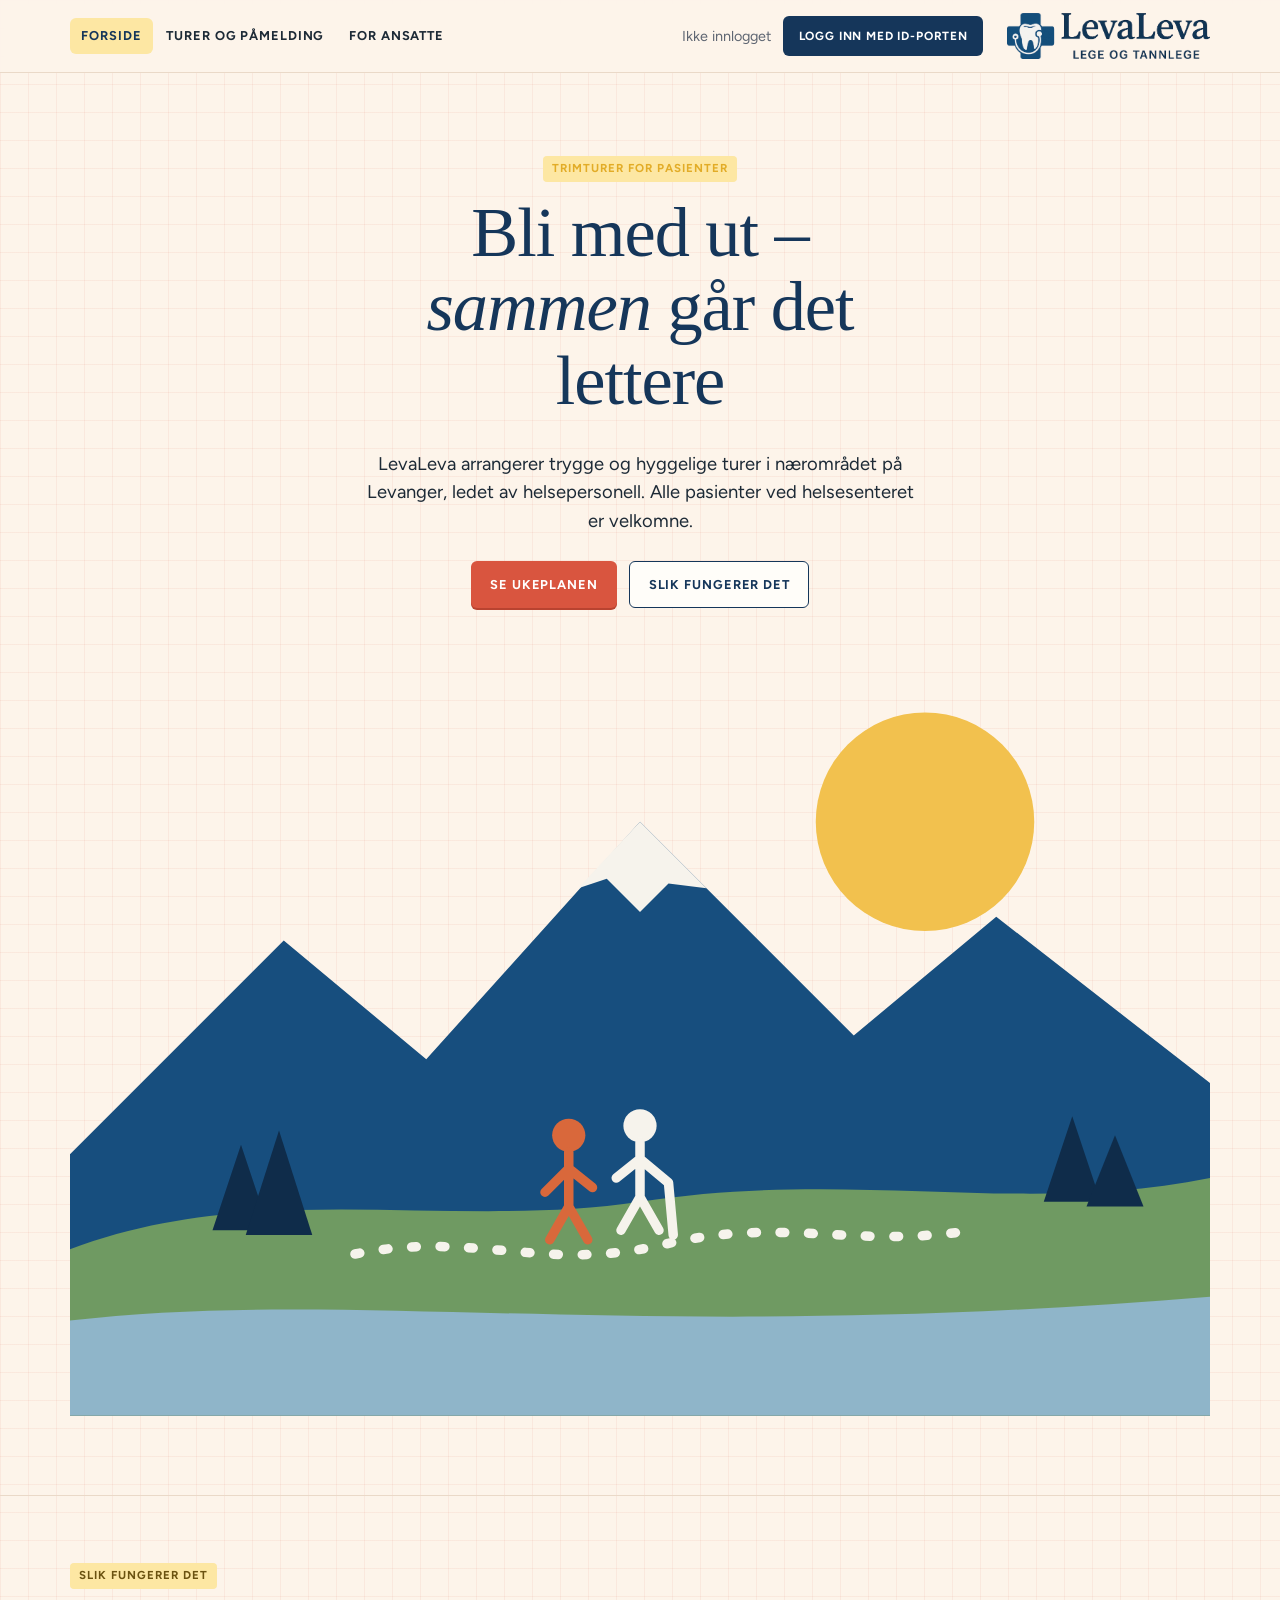
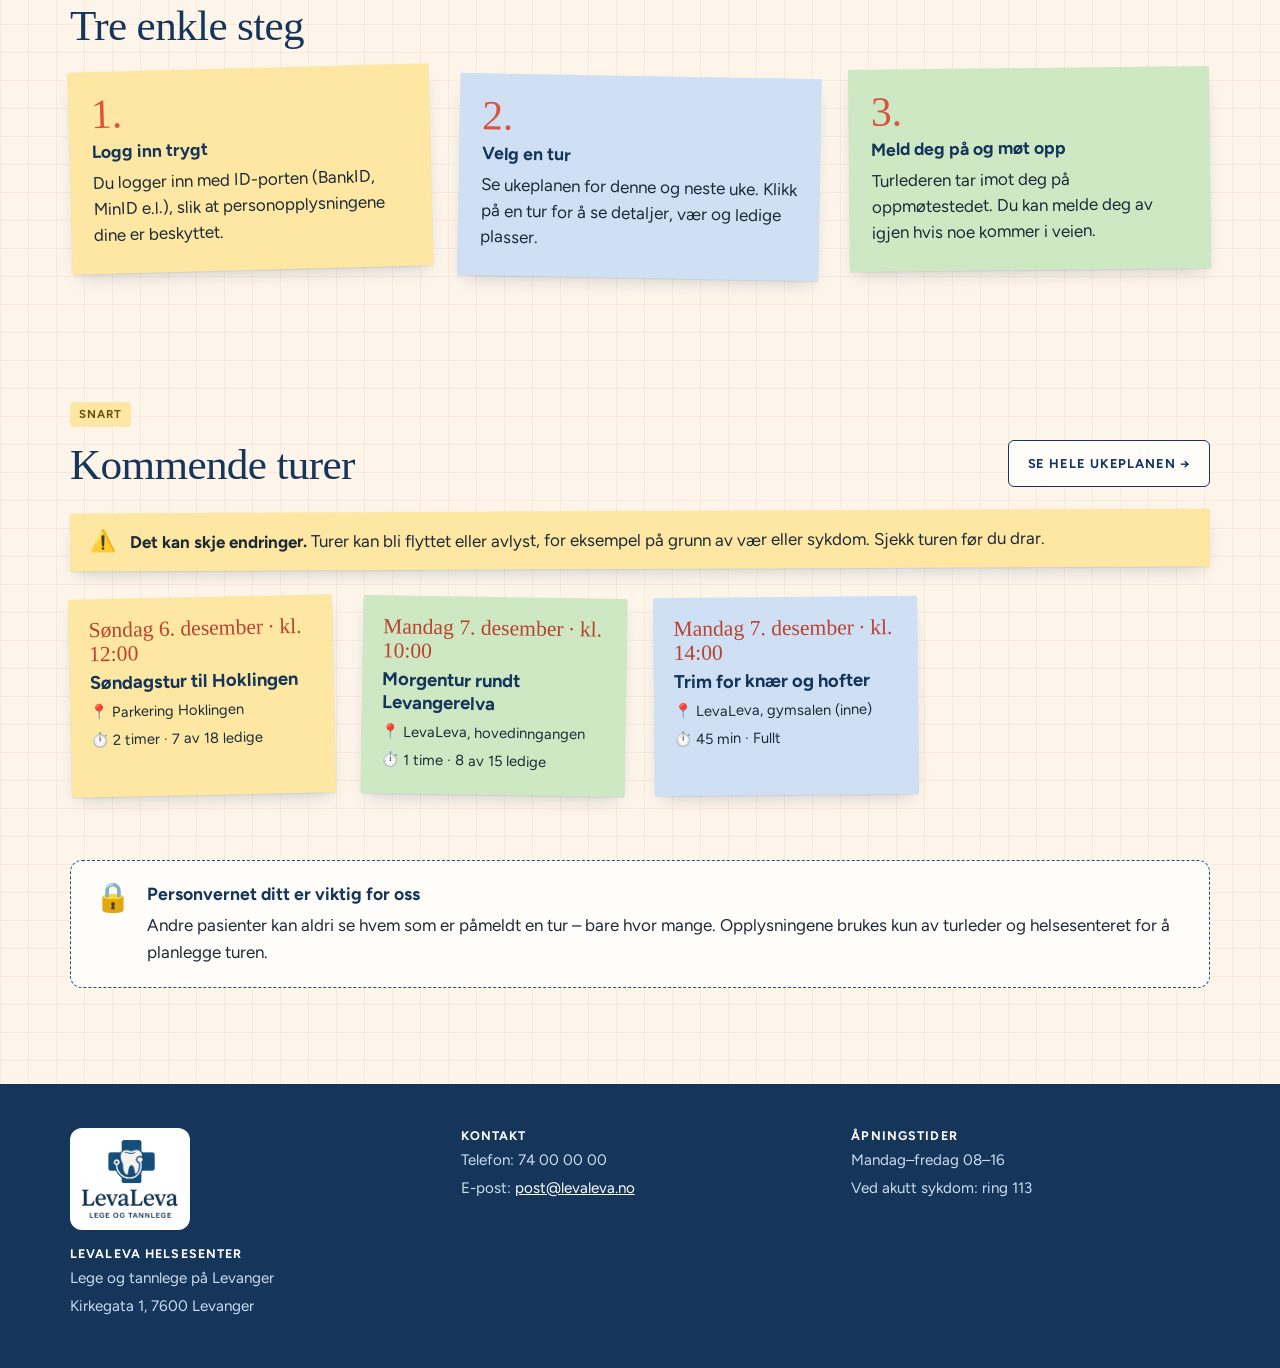
<file: index.html>
<!DOCTYPE html>
<html lang="nb">
<head>
  <meta charset="UTF-8">
  <meta name="viewport" content="width=device-width, initial-scale=1.0">
  <title>Trimturer – LevaLeva helsesenter Levanger</title>
  <meta name="description" content="Bli med på trimturer med LevaLeva helsesenter på Levanger. Se ukeplanen og meld deg på.">
  <link rel="preconnect" href="https://fonts.googleapis.com">
  <link rel="preconnect" href="https://fonts.gstatic.com" crossorigin>
  <link href="https://fonts.googleapis.com/css2?family=Figtree:wght@400;500;600;700;800&family=Fraunces:ital,opsz,wght@0,9..144,600;0,9..144,700;1,9..144,600&display=swap" rel="stylesheet">
  <link rel="icon" type="image/png" href="img/favicon.png">
  <link rel="stylesheet" href="css/style.css">
</head>
<body>
  <a class="hopp-til-innhold" href="#hovedinnhold">Hopp til innhold</a>

  <header class="topp">
    <div class="innhold">
      <nav class="hovedmeny" aria-label="Hovedmeny">
        <a href="index.html" aria-current="page">Forside</a>
        <a href="pamelding.html">Turer og påmelding</a>
        <a href="ny-tur.html">For ansatte</a>
      </nav>
      <div class="innlogging">
        <span class="status">Ikke innlogget</span>
        <a href="#idporten" class="knapp knapp-idporten" data-idporten>Logg inn med ID-porten</a>
      </div>
      <a href="index.html" class="logo"><img src="img/logo-liggende.png" alt="LevaLeva lege og tannlege – til forsiden" width="212" height="48"></a>
    </div>
  </header>

  <main id="hovedinnhold">
    <section class="hero">
      <div class="innhold">
        <div>
          <p class="overtittel" style="color: var(--gul)">Trimturer for pasienter</p>
          <h1>Bli med ut – <em>sammen</em> går det lettere</h1>
          <p class="ingress">LevaLeva arrangerer trygge og hyggelige turer i nærområdet på Levanger, ledet av helsepersonell. Alle pasienter ved helsesenteret er velkomne.</p>
          <div class="knapperad">
            <a href="pamelding.html" class="knapp knapp-primar">Se ukeplanen</a>
            <a href="#slik" class="knapp knapp-sekundar">Slik fungerer det</a>
          </div>
        </div>
        <div class="hero-illustrasjon" aria-hidden="true">
          <svg viewBox="0 0 480 340" xmlns="http://www.w3.org/2000/svg">
            <circle cx="360" cy="90" r="46" fill="#f2c14e"/>
            <path d="M0 230 L90 140 L150 190 L240 90 L330 180 L390 130 L480 200 L480 340 L0 340Z" fill="#174e7e"/>
            <path d="M240 90 L268 118 L252 116 L240 128 L226 114 L214 118Z" fill="#f6f3ec"/>
            <path d="M0 270 C80 240 160 262 240 250 C330 236 400 256 480 240 L480 340 L0 340Z" fill="#6f9a62"/>
            <path d="M0 300 C120 286 240 310 480 290 L480 340 L0 340Z" fill="#8fb5c9"/>
            <path d="M120 272 C170 262 200 280 250 268 C300 256 330 270 380 262" stroke="#f6f3ec" stroke-width="4" stroke-dasharray="2 10" stroke-linecap="round" fill="none"/>
            <g fill="#0f2c4a">
              <polygon points="60,262 72,226 84,262"/><polygon points="74,264 88,220 102,264"/>
              <polygon points="410,250 422,214 434,250"/><polygon points="428,252 440,222 452,252"/>
            </g>
            <g transform="translate(210 222)">
              <circle cx="0" cy="0" r="7" fill="#d9683b"/><path d="M0 7 L0 30 M0 14 L-10 24 M0 14 L10 22 M0 30 L-8 44 M0 30 L8 44" stroke="#d9683b" stroke-width="4" stroke-linecap="round"/>
            </g>
            <g transform="translate(240 218)">
              <circle cx="0" cy="0" r="7" fill="#f6f3ec"/><path d="M0 7 L0 30 M0 14 L-10 22 M0 14 L12 24 M0 30 L-8 44 M0 30 L8 44 M12 24 L14 46" stroke="#f6f3ec" stroke-width="4" stroke-linecap="round"/>
            </g>
          </svg>
        </div>
      </div>
    </section>

    <section class="seksjon seksjon-hvit" id="slik">
      <div class="innhold">
        <p class="overtittel">Slik fungerer det</p>
        <h2>Tre enkle steg</h2>
        <ol class="steg">
          <li>
            <h3>Logg inn trygt</h3>
            <p>Du logger inn med ID-porten (BankID, MinID e.l.), slik at personopplysningene dine er beskyttet.</p>
          </li>
          <li>
            <h3>Velg en tur</h3>
            <p>Se ukeplanen for denne og neste uke. Klikk på en tur for å se detaljer, vær og ledige plasser.</p>
          </li>
          <li>
            <h3>Meld deg på og møt opp</h3>
            <p>Turlederen tar imot deg på oppmøtestedet. Du kan melde deg av igjen hvis noe kommer i veien.</p>
          </li>
        </ol>
      </div>
    </section>

    <section class="seksjon">
      <div class="innhold">
        <div class="seksjon-hode">
          <div>
            <p class="overtittel">Snart</p>
            <h2>Kommende turer</h2>
          </div>
          <a href="pamelding.html" class="knapp knapp-sekundar">Se hele ukeplanen →</a>
        </div>
        <div class="varsel" role="note">
          <span class="ikon" aria-hidden="true">⚠️</span>
          <p><strong>Det kan skje endringer.</strong> Turer kan bli flyttet eller avlyst, for eksempel på grunn av vær eller sykdom. Sjekk turen før du drar.</p>
        </div>
        <div class="kortrad" id="kommende-turer">
          <!-- Fylles av js/kalender.js -->
        </div>
      </div>
    </section>

    <section class="seksjon" style="padding-top:0">
      <div class="innhold">
        <div class="infoboks">
          <span class="ikon" aria-hidden="true">🔒</span>
          <div>
            <h3>Personvernet ditt er viktig for oss</h3>
            <p>Andre pasienter kan aldri se hvem som er påmeldt en tur – bare hvor mange. Opplysningene brukes kun av turleder og helsesenteret for å planlegge turen.</p>
          </div>
        </div>
      </div>
    </section>
  </main>

  <footer class="bunn">
    <div class="innhold">
      <div>
        <img class="bunn-logo" src="img/logo.png" alt="LevaLeva lege og tannlege" width="120" height="102">
        <h3>LevaLeva helsesenter</h3>
        <p>Lege og tannlege på Levanger</p>
        <p>Kirkegata 1, 7600 Levanger</p>
      </div>
      <div>
        <h3>Kontakt</h3>
        <p>Telefon: 74 00 00 00</p>
        <p>E-post: <a href="mailto:post@levaleva.no">post@levaleva.no</a></p>
      </div>
      <div>
        <h3>Åpningstider</h3>
        <p>Mandag–fredag 08–16</p>
        <p>Ved akutt sykdom: ring 113</p>
      </div>
    </div>
  </footer>

  <script src="js/felles.js"></script>
  <script src="js/data.js"></script>
  <script src="js/kalender.js"></script>
</body>
</html>
</file>
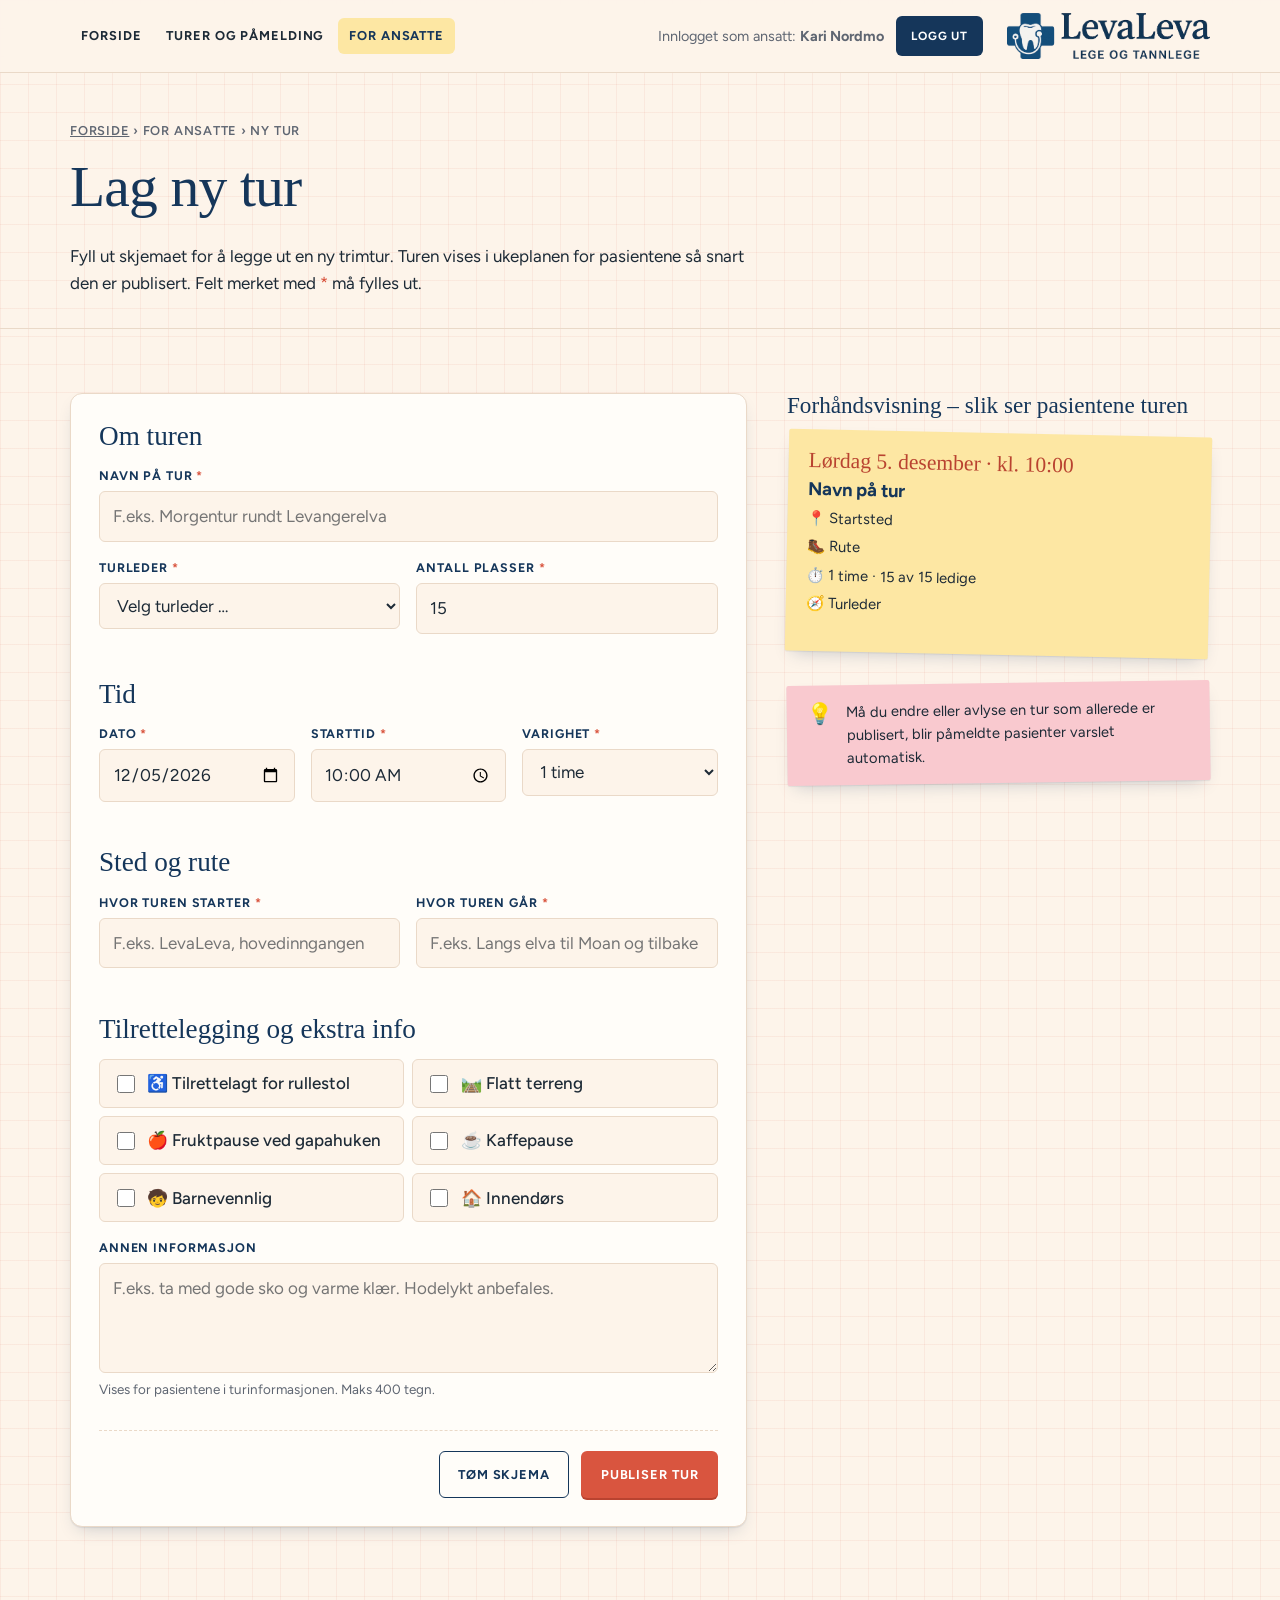
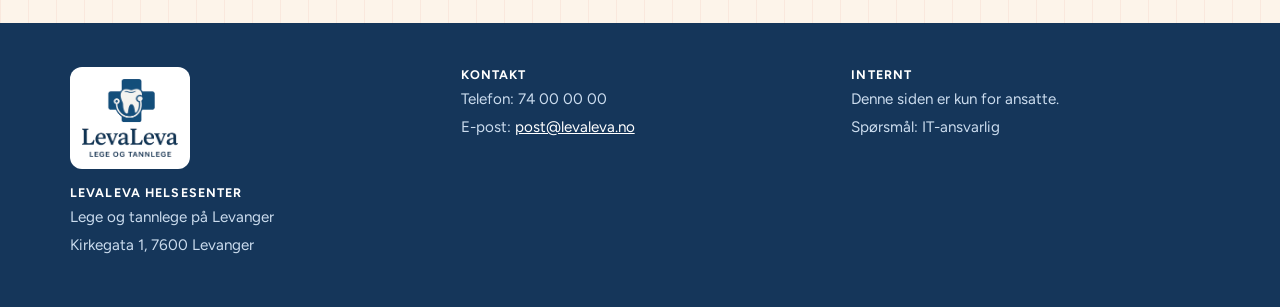
<file: ny-tur.html>
<!DOCTYPE html>
<html lang="nb">
<head>
  <meta charset="UTF-8">
  <meta name="viewport" content="width=device-width, initial-scale=1.0">
  <title>Lag ny tur (ansatte) – LevaLeva helsesenter</title>
  <link rel="preconnect" href="https://fonts.googleapis.com">
  <link rel="preconnect" href="https://fonts.gstatic.com" crossorigin>
  <link href="https://fonts.googleapis.com/css2?family=Figtree:wght@400;500;600;700;800&family=Fraunces:ital,opsz,wght@0,9..144,600;0,9..144,700;1,9..144,600&display=swap" rel="stylesheet">
  <link rel="icon" type="image/png" href="img/favicon.png">
  <link rel="stylesheet" href="css/style.css">
</head>
<body>
  <a class="hopp-til-innhold" href="#hovedinnhold">Hopp til innhold</a>

  <header class="topp">
    <div class="innhold">
      <nav class="hovedmeny" aria-label="Hovedmeny">
        <a href="index.html">Forside</a>
        <a href="pamelding.html">Turer og påmelding</a>
        <a href="ny-tur.html" aria-current="page">For ansatte</a>
      </nav>
      <div class="innlogging">
        <!-- Placeholder: navnet hentes fra innlogget ansatt -->
        <span class="status">Innlogget som ansatt: <strong>Kari Nordmo</strong></span>
        <a href="#logg-ut" class="knapp knapp-idporten" data-idporten>Logg ut</a>
      </div>
      <a href="index.html" class="logo"><img src="img/logo-liggende.png" alt="LevaLeva lege og tannlege – til forsiden" width="212" height="48"></a>
    </div>
  </header>

  <main id="hovedinnhold">
    <div class="sidetopp">
      <div class="innhold">
        <nav class="brodsmuler" aria-label="Brødsmuler"><a href="index.html">Forside</a> › For ansatte › Ny tur</nav>
        <h1>Lag ny tur</h1>
        <p>Fyll ut skjemaet for å legge ut en ny trimtur. Turen vises i ukeplanen for pasientene så snart den er publisert. Felt merket med <span class="obligatorisk">*</span> må fylles ut.</p>
      </div>
    </div>

    <section class="seksjon">
      <div class="innhold skjema-oppsett">

        <!-- TODO back-end: action og method er klare – POST /api/turer -->
        <form class="skjema" id="ny-tur-skjema" action="/api/turer" method="post" novalidate>
          <fieldset>
            <legend>Om turen</legend>
            <div class="felt" style="margin-bottom:1rem">
              <label for="navn">Navn på tur <span class="obligatorisk">*</span></label>
              <input id="navn" name="navn" type="text" required maxlength="60" placeholder="F.eks. Morgentur rundt Levangerelva">
            </div>
            <div class="felt-rad">
              <div class="felt">
                <label for="turleder">Turleder <span class="obligatorisk">*</span></label>
                <select id="turleder" name="turleder_id" required>
                  <option value="">Velg turleder …</option>
                  <!-- Placeholder: liste over ansatte hentes fra back-end -->
                  <option value="1">Kari Nordmo (fysioterapeut)</option>
                  <option value="2">Ola Skjelstad (lege)</option>
                  <option value="3">Ingrid Haugan (sykepleier)</option>
                  <option value="4">Mats Ekle (tannpleier)</option>
                  <option value="5">Siri Lyngstad (ergoterapeut)</option>
                </select>
              </div>
              <div class="felt">
                <label for="plasser">Antall plasser <span class="obligatorisk">*</span></label>
                <input id="plasser" name="plasser_totalt" type="number" min="1" max="50" value="15" required>
              </div>
            </div>
          </fieldset>

          <fieldset>
            <legend>Tid</legend>
            <div class="felt-rad">
              <div class="felt">
                <label for="dato">Dato <span class="obligatorisk">*</span></label>
                <input id="dato" name="dato" type="date" required>
              </div>
              <div class="felt">
                <label for="tid">Starttid <span class="obligatorisk">*</span></label>
                <input id="tid" name="starttid" type="time" required value="10:00" step="900">
              </div>
              <div class="felt">
                <label for="varighet">Varighet <span class="obligatorisk">*</span></label>
                <select id="varighet" name="varighet_min" required>
                  <option value="30">30 min</option>
                  <option value="45">45 min</option>
                  <option value="60" selected>1 time</option>
                  <option value="75">1 t 15 min</option>
                  <option value="90">1 t 30 min</option>
                  <option value="120">2 timer</option>
                  <option value="150">2 t 30 min</option>
                  <option value="180">3 timer</option>
                </select>
              </div>
            </div>
          </fieldset>

          <fieldset>
            <legend>Sted og rute</legend>
            <div class="felt-rad">
              <div class="felt">
                <label for="startsted">Hvor turen starter <span class="obligatorisk">*</span></label>
                <input id="startsted" name="startsted" type="text" required placeholder="F.eks. LevaLeva, hovedinngangen">
              </div>
              <div class="felt">
                <label for="rute">Hvor turen går <span class="obligatorisk">*</span></label>
                <input id="rute" name="rute" type="text" required placeholder="F.eks. Langs elva til Moan og tilbake">
              </div>
            </div>
          </fieldset>

          <fieldset>
            <legend>Tilrettelegging og ekstra info</legend>
            <div class="avkrysning" style="margin-bottom:1rem">
              <label><input type="checkbox" name="ekstra[]" value="Tilrettelagt for rullestol"> ♿ Tilrettelagt for rullestol</label>
              <label><input type="checkbox" name="ekstra[]" value="Flatt terreng"> 🛤️ Flatt terreng</label>
              <label><input type="checkbox" name="ekstra[]" value="Fruktpause ved gapahuken"> 🍎 Fruktpause ved gapahuken</label>
              <label><input type="checkbox" name="ekstra[]" value="Kaffepause"> ☕ Kaffepause</label>
              <label><input type="checkbox" name="ekstra[]" value="Barnevennlig"> 🧒 Barnevennlig</label>
              <label><input type="checkbox" name="ekstra[]" value="Innendørs"> 🏠 Innendørs</label>
            </div>
            <div class="felt">
              <label for="info">Annen informasjon</label>
              <textarea id="info" name="ekstra_tekst" maxlength="400" placeholder="F.eks. ta med gode sko og varme klær. Hodelykt anbefales."></textarea>
              <span class="hjelp">Vises for pasientene i turinformasjonen. Maks 400 tegn.</span>
            </div>
          </fieldset>

          <div class="skjema-knapper">
            <button type="reset" class="knapp knapp-sekundar">Tøm skjema</button>
            <button type="submit" class="knapp knapp-primar">Publiser tur</button>
          </div>
        </form>

        <aside class="forhandsvisning" aria-label="Forhåndsvisning">
          <p class="etikett">Forhåndsvisning – slik ser pasientene turen</p>
          <div class="turkort" id="forhandsvisning">
            <span class="dato" data-vis="dato">Velg dato og tid</span>
            <h3 data-vis="navn">Navn på tur</h3>
            <span class="meta" data-vis="sted">📍 Startsted</span>
            <span class="meta" data-vis="rute">🥾 Rute</span>
            <span class="meta" data-vis="info">⏱️ 1 time · 15 av 15 ledige</span>
            <span class="meta" data-vis="leder">🧭 Turleder</span>
            <ul class="ekstra" data-vis="ekstra"></ul>
          </div>
          <div class="varsel tips" role="note">
            <span class="ikon" aria-hidden="true">💡</span>
            <p>Må du endre eller avlyse en tur som allerede er publisert, blir påmeldte pasienter varslet automatisk.</p>
          </div>
        </aside>
      </div>
    </section>
  </main>

  <footer class="bunn">
    <div class="innhold">
      <div>
        <img class="bunn-logo" src="img/logo.png" alt="LevaLeva lege og tannlege" width="120" height="102">
        <h3>LevaLeva helsesenter</h3>
        <p>Lege og tannlege på Levanger</p>
        <p>Kirkegata 1, 7600 Levanger</p>
      </div>
      <div>
        <h3>Kontakt</h3>
        <p>Telefon: 74 00 00 00</p>
        <p>E-post: <a href="mailto:post@levaleva.no">post@levaleva.no</a></p>
      </div>
      <div>
        <h3>Internt</h3>
        <p>Denne siden er kun for ansatte.</p>
        <p>Spørsmål: IT-ansvarlig</p>
      </div>
    </div>
  </footer>

  <script src="js/felles.js"></script>
  <script src="js/ny-tur.js"></script>
</body>
</html>
</file>
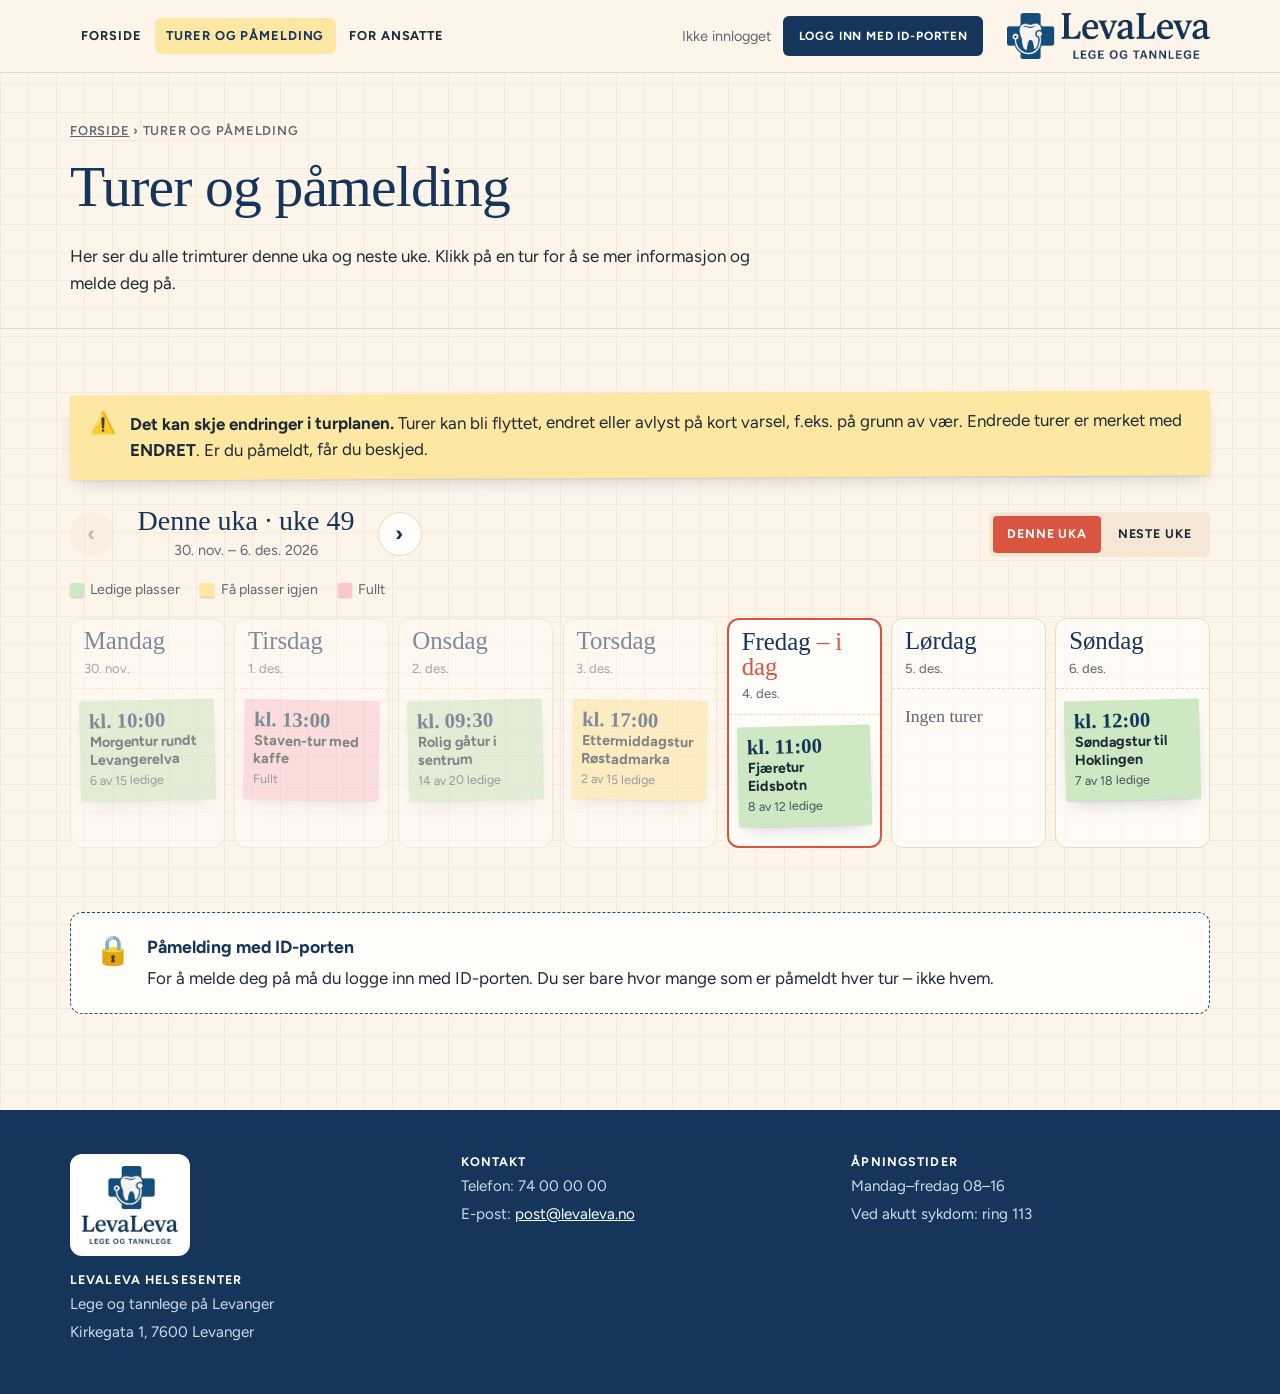
<file: pamelding.html>
<!DOCTYPE html>
<html lang="nb">
<head>
  <meta charset="UTF-8">
  <meta name="viewport" content="width=device-width, initial-scale=1.0">
  <title>Turer og påmelding – LevaLeva helsesenter</title>
  <link rel="preconnect" href="https://fonts.googleapis.com">
  <link rel="preconnect" href="https://fonts.gstatic.com" crossorigin>
  <link href="https://fonts.googleapis.com/css2?family=Figtree:wght@400;500;600;700;800&family=Fraunces:ital,opsz,wght@0,9..144,600;0,9..144,700;1,9..144,600&display=swap" rel="stylesheet">
  <link rel="icon" type="image/png" href="img/favicon.png">
  <link rel="stylesheet" href="css/style.css">
</head>
<body>
  <a class="hopp-til-innhold" href="#hovedinnhold">Hopp til innhold</a>

  <header class="topp">
    <div class="innhold">
      <nav class="hovedmeny" aria-label="Hovedmeny">
        <a href="index.html">Forside</a>
        <a href="pamelding.html" aria-current="page">Turer og påmelding</a>
        <a href="ny-tur.html">For ansatte</a>
      </nav>
      <div class="innlogging">
        <span class="status">Ikke innlogget</span>
        <a href="#idporten" class="knapp knapp-idporten" data-idporten>Logg inn med ID-porten</a>
      </div>
      <a href="index.html" class="logo"><img src="img/logo-liggende.png" alt="LevaLeva lege og tannlege – til forsiden" width="212" height="48"></a>
    </div>
  </header>

  <main id="hovedinnhold">
    <div class="sidetopp">
      <div class="innhold">
        <nav class="brodsmuler" aria-label="Brødsmuler"><a href="index.html">Forside</a> › Turer og påmelding</nav>
        <h1>Turer og påmelding</h1>
        <p>Her ser du alle trimturer denne uka og neste uke. Klikk på en tur for å se mer informasjon og melde deg på.</p>
      </div>
    </div>

    <section class="seksjon" id="kalender" aria-labelledby="kalender-tittel">
      <div class="innhold">
        <h2 id="kalender-tittel" class="skjult">Ukeplan</h2>

        <div class="varsel" role="note">
          <span class="ikon" aria-hidden="true">⚠️</span>
          <p><strong>Det kan skje endringer i turplanen.</strong> Turer kan bli flyttet, endret eller avlyst på kort varsel, f.eks. på grunn av vær. Endrede turer er merket med <strong>ENDRET</strong>. Er du påmeldt, får du beskjed.</p>
        </div>

        <div class="kalender-verktoy">
          <div class="ukevelger">
            <button class="knapp knapp-ikon" type="button" data-forrige aria-label="Forrige uke">‹</button>
            <div class="ukeinfo" aria-live="polite">
              <strong data-uke-tittel>Denne uka</strong>
              <span data-uke-periode></span>
            </div>
            <button class="knapp knapp-ikon" type="button" data-neste aria-label="Neste uke">›</button>
          </div>
          <div class="ukefaner" role="group" aria-label="Velg uke">
            <button type="button" data-fane="0" aria-pressed="true">Denne uka</button>
            <button type="button" data-fane="1" aria-pressed="false">Neste uke</button>
          </div>
        </div>

        <div class="forklaring" aria-label="Forklaring">
          <span><i class="prikk prikk-ledig"></i> Ledige plasser</span>
          <span><i class="prikk prikk-fa"></i> Få plasser igjen</span>
          <span><i class="prikk prikk-full"></i> Fullt</span>
        </div>

        <div class="uke">
          <!-- Fylles av js/kalender.js -->
        </div>
      </div>
    </section>

    <section class="seksjon" style="padding-top:0">
      <div class="innhold">
        <div class="infoboks">
          <span class="ikon" aria-hidden="true">🔒</span>
          <div>
            <h3>Påmelding med ID-porten</h3>
            <p>For å melde deg på må du logge inn med ID-porten. Du ser bare hvor mange som er påmeldt hver tur – ikke hvem.</p>
          </div>
        </div>
      </div>
    </section>
  </main>

  <footer class="bunn">
    <div class="innhold">
      <div>
        <img class="bunn-logo" src="img/logo.png" alt="LevaLeva lege og tannlege" width="120" height="102">
        <h3>LevaLeva helsesenter</h3>
        <p>Lege og tannlege på Levanger</p>
        <p>Kirkegata 1, 7600 Levanger</p>
      </div>
      <div>
        <h3>Kontakt</h3>
        <p>Telefon: 74 00 00 00</p>
        <p>E-post: <a href="mailto:post@levaleva.no">post@levaleva.no</a></p>
      </div>
      <div>
        <h3>Åpningstider</h3>
        <p>Mandag–fredag 08–16</p>
        <p>Ved akutt sykdom: ring 113</p>
      </div>
    </div>
  </footer>

  <script src="js/felles.js"></script>
  <script src="js/data.js"></script>
  <script src="js/kalender.js"></script>
</body>
</html>
</file>
<file: css/style.css>
/* =========================================================
   LevaLeva helsesenter – felles stilark for alle sider
   Stil: «oppslagstavle» – rutepapir, post-it-lapper,
   håndskrift og korall aksentfarge. Blått fra logoen.
   ========================================================= */

:root {
  /* Fra LevaLeva-logoen */
  --fjord: #15365a;      /* mørk marine (ordmerket) */
  --skog: #174e7e;       /* logo-blå (korset) */

  /* Papir og aksent */
  --papir: #fdf4ea;
  --papir-mork: #f6e6d6;
  --hvit: #fffdf9;
  --korall: #d9553f;
  --korall-mork: #b94330;
  --rute: rgba(217, 85, 63, .075);

  /* Post-it-farger */
  --lapp-gul: #fde7a3;
  --lapp-gronn: #cfe8c4;
  --lapp-rosa: #f9c9cf;
  --lapp-bla: #cfe0f5;
  --lapp-fersken: #fbd3b5;

  /* Status */
  --ledig: #4f9a55;
  --fa: #e2ac27;
  --full: #d9553f;

  --tekst: #1d2a36;
  --tekst-dempet: #5f6672;
  --kant: #ead9c8;

  --radius: 12px;
  --radius-liten: 6px;
  --skygge: 0 1px 1px rgba(21, 54, 90, .08), 0 8px 18px -8px rgba(21, 54, 90, .25);
  --font-tittel: "Instrument Serif", Georgia, serif;
  --font-tekst: "Figtree", "Segoe UI", Arial, sans-serif;
  --font-hand: "Caveat", "Segoe Print", cursive;
  --maks-bredde: 1180px;

  /* Gamle navn som fortsatt brukes i HTML/JS */
  --gul: var(--fa);
}

*, *::before, *::after { box-sizing: border-box; }
html { scroll-behavior: smooth; }

body {
  margin: 0;
  font-family: var(--font-tekst);
  font-size: 1.0625rem;
  line-height: 1.55;
  color: var(--tekst);
  background-color: var(--papir);
  background-image:
    linear-gradient(var(--rute) 1px, transparent 1px),
    linear-gradient(90deg, var(--rute) 1px, transparent 1px);
  background-size: 28px 28px;
}

h1, h2 { font-family: var(--font-tittel); font-weight: 400; color: var(--fjord); line-height: 1.05; letter-spacing: -.015em; margin: 0 0 .45em; }
h1 { font-size: clamp(2.5rem, 6vw, 4.4rem); }
h2 { font-size: clamp(1.9rem, 3.6vw, 2.7rem); }
h3 { font-family: var(--font-tekst); font-size: 1.1rem; font-weight: 700; color: var(--fjord); line-height: 1.25; margin: 0 0 .4em; }
p { margin: 0 0 1em; }
a { color: var(--skog); }
img { max-width: 100%; display: block; }

:focus-visible { outline: 3px solid var(--korall); outline-offset: 2px; border-radius: 4px; }

.innhold { max-width: var(--maks-bredde); margin: 0 auto; padding: 0 1.25rem; }
.skjult { position: absolute !important; width: 1px; height: 1px; overflow: hidden; clip: rect(0 0 0 0); white-space: nowrap; }
.handskrift { font-family: var(--font-hand); font-size: 1.35rem; line-height: 1.1; color: var(--fjord); }

.hopp-til-innhold {
  position: absolute; left: 1rem; top: -100px; background: var(--fjord); color: #fff;
  padding: .6rem 1rem; border-radius: var(--radius-liten); z-index: 100;
}
.hopp-til-innhold:focus { top: 1rem; }

/* Tusj-markering av ord */
.merk { padding: 0 .18em; border-radius: 4px; box-decoration-break: clone; -webkit-box-decoration-break: clone; }
.merk-gul { background: var(--lapp-gul); }
.merk-gronn { background: var(--lapp-gronn); }
.merk-bla { background: var(--lapp-bla); }
.merk-rosa { background: var(--lapp-rosa); }
.merk-fersken { background: var(--lapp-fersken); }

/* Liten etikett over overskrifter */
.overtittel {
  display: inline-block; font-size: .72rem; font-weight: 700; letter-spacing: .09em; text-transform: uppercase;
  color: #6b5210; background: var(--lapp-gul); padding: .25rem .55rem; border-radius: 4px; margin-bottom: .9rem;
}

/* ---------- Topptekst ---------- */
.topp {
  background: rgba(253, 244, 234, .94); backdrop-filter: blur(6px);
  border-bottom: 1px solid var(--kant);
  position: sticky; top: 0; z-index: 20;
}
.topp .innhold { display: flex; align-items: center; gap: 1.5rem; min-height: 72px; }
.hovedmeny { display: flex; gap: .15rem; flex-wrap: wrap; }
.hovedmeny a {
  text-decoration: none; color: var(--tekst); font-weight: 700; font-size: .8rem;
  text-transform: uppercase; letter-spacing: .07em;
  padding: .5rem .7rem; border-radius: var(--radius-liten);
}
.hovedmeny a:hover { background: var(--papir-mork); }
.hovedmeny a[aria-current="page"] { background: var(--lapp-gul); color: var(--fjord); }

.innlogging { margin-left: auto; display: flex; align-items: center; gap: .75rem; font-size: .9rem; }
.innlogging .status { color: var(--tekst-dempet); }
.logo { flex-shrink: 0; }
.logo img { height: 46px; width: auto; }
.bunn-logo { background: #fff; border-radius: var(--radius); padding: .75rem; width: 120px; margin-bottom: 1rem; }

/* ---------- Knapper ---------- */
.knapp {
  display: inline-flex; align-items: center; justify-content: center; gap: .5rem;
  font: inherit; font-weight: 700; font-size: .8rem; text-transform: uppercase; letter-spacing: .07em;
  padding: .8rem 1.15rem; border-radius: var(--radius-liten); border: 1.5px solid transparent;
  cursor: pointer; text-decoration: none; transition: background .15s, transform .1s, box-shadow .15s;
}
.knapp:active { transform: translateY(1px); }
.knapp-primar { background: var(--korall); color: #fff; box-shadow: 0 2px 0 var(--korall-mork); }
.knapp-primar:hover { background: var(--korall-mork); }
.knapp-sekundar { background: var(--hvit); color: var(--fjord); border-color: var(--fjord); }
.knapp-sekundar:hover { background: var(--fjord); color: #fff; }
.knapp-idporten { background: var(--fjord); color: #fff; padding: .6rem .9rem; font-size: .74rem; }
.knapp-idporten:hover { background: var(--skog); }
.knapp:disabled { background: var(--papir-mork); color: var(--tekst-dempet); cursor: not-allowed; border-color: transparent; box-shadow: none; }
.knapp-ikon {
  background: var(--hvit); border: 1.5px solid var(--kant); color: var(--fjord);
  width: 44px; height: 44px; padding: 0; border-radius: 50%; font-size: 1.3rem;
}
.knapp-ikon:hover:not(:disabled) { background: var(--lapp-gul); border-color: var(--fa); }
.knapp-ikon:disabled { opacity: .4; }

/* ---------- Forside: hero ---------- */
.hero { position: relative; overflow: hidden; border-bottom: 1px solid var(--kant); }
.hero .innhold { position: relative; text-align: center; padding-top: 5rem; padding-bottom: 4.5rem; }
.hero h1 { max-width: 14ch; margin-inline: auto; }
.hero p.ingress { font-size: 1.15rem; color: var(--tekst); max-width: 46ch; margin: 0 auto 1.6rem; }
.hero .knapperad { display: flex; gap: .75rem; flex-wrap: wrap; justify-content: center; }
.hero-notat { margin: 2.2rem 0 0; }

.pynt { position: absolute; }
.polaroid {
  background: #fff; padding: 8px 8px 4px; box-shadow: var(--skygge); width: 150px; text-align: center;
}
.polaroid svg { display: block; width: 100%; height: auto; }
.polaroid figcaption, .polaroid span { font-family: var(--font-hand); font-size: 1.15rem; color: var(--fjord); display: block; padding: .15rem 0; }
.pynt-1 { left: 2%; top: 3.2rem; transform: rotate(-7deg); }
.pynt-2 { right: 3%; top: 9rem; transform: rotate(6deg); }
.pynt-3 { left: 6%; bottom: 3rem; transform: rotate(4deg); }
.pynt-4 { right: 7%; bottom: 2.2rem; transform: rotate(-4deg); }
.huskelapp {
  width: 150px; padding: .9rem .8rem 1.1rem; box-shadow: var(--skygge);
  font-family: var(--font-hand); font-size: 1.3rem; line-height: 1.1; color: var(--fjord); text-align: left;
}
.huskelapp.gul { background: var(--lapp-gul); }
.huskelapp.rosa { background: var(--lapp-rosa); }

/* ---------- Seksjoner ---------- */
.seksjon { padding: 4rem 0; }
.seksjon-midt { text-align: center; }
.seksjon-hode { display: flex; align-items: end; justify-content: space-between; gap: 1rem; flex-wrap: wrap; margin-bottom: 1.5rem; }
.seksjon-hode h2 { margin-bottom: 0; }

.manifest { font-family: var(--font-tekst); font-weight: 600; font-size: clamp(1.4rem, 3vw, 2.1rem); line-height: 1.3; letter-spacing: -.01em; color: var(--tekst); max-width: 24ch; margin: 0 auto 2.5rem; }

ol.steg { display: grid; grid-template-columns: repeat(3, 1fr); gap: 1.75rem; counter-reset: steg; padding: 0; margin: 0; text-align: left; }
.steg li {
  list-style: none; padding: 1.4rem 1.4rem 1.6rem; counter-increment: steg; position: relative;
  box-shadow: var(--skygge); background: var(--lapp-gul);
}
.steg li:nth-child(1) { transform: rotate(-1.5deg); }
.steg li:nth-child(2) { background: var(--lapp-bla); transform: rotate(1deg) translateY(8px); }
.steg li:nth-child(3) { background: var(--lapp-gronn); transform: rotate(-.6deg); }
.steg li::before {
  content: counter(steg) "."; display: block;
  font-family: var(--font-hand); font-size: 2.6rem; line-height: 1; color: var(--korall); margin-bottom: .3rem;
}
.steg p { margin: 0; }

/* Turkort = post-it */
.kortrad { display: grid; grid-template-columns: repeat(auto-fill, minmax(250px, 1fr)); gap: 1.75rem; }
.turkort {
  background: var(--lapp-gul); border: 0; border-radius: 2px;
  padding: 1.25rem 1.25rem 1.4rem; text-align: left; font: inherit; color: var(--tekst); cursor: pointer;
  display: flex; flex-direction: column; gap: .35rem; box-shadow: var(--skygge);
  transition: transform .18s, box-shadow .18s;
}
.kortrad .turkort:nth-child(3n+1) { transform: rotate(-1.2deg); }
.kortrad .turkort:nth-child(3n+2) { background: var(--lapp-gronn); transform: rotate(.9deg); }
.kortrad .turkort:nth-child(3n) { background: var(--lapp-bla); transform: rotate(-.5deg); }
.kortrad .turkort:hover, .kortrad .turkort:focus-visible { transform: rotate(0) translateY(-4px); box-shadow: 0 16px 28px -10px rgba(21, 54, 90, .35); }
.turkort .dato { display: block; font-family: var(--font-hand); font-size: 1.35rem; line-height: 1.1; color: var(--korall-mork); }
.turkort .dato::first-letter, .modal-hode .dato::first-letter { text-transform: uppercase; }
.turkort h3 { margin: 0; font-size: 1.15rem; }
.turkort .meta { font-size: .92rem; }

.infoboks {
  display: grid; grid-template-columns: auto 1fr; gap: 1rem; align-items: start;
  background: var(--hvit); border: 1.5px dashed var(--skog); border-radius: var(--radius); padding: 1.4rem 1.5rem;
}
.infoboks .ikon { font-size: 1.8rem; line-height: 1; }
.infoboks p:last-child { margin: 0; }

/* ---------- Varsel om endringer ---------- */
.varsel {
  display: flex; gap: .85rem; align-items: flex-start; text-align: left;
  background: var(--lapp-gul); border-radius: 2px; box-shadow: var(--skygge);
  padding: 1rem 1.25rem; margin-bottom: 1.75rem; transform: rotate(-.25deg);
}
.varsel .ikon { font-size: 1.3rem; line-height: 1.2; }
.varsel p { margin: 0; }

/* ---------- Sidetopp for undersider ---------- */
.sidetopp { padding: 3rem 0 2rem; border-bottom: 1px solid var(--kant); }
.sidetopp h1 { font-size: clamp(2.3rem, 5vw, 3.6rem); }
.sidetopp p { max-width: 62ch; margin: 0; }
.brodsmuler { font-size: .8rem; text-transform: uppercase; letter-spacing: .06em; font-weight: 600; color: var(--tekst-dempet); margin-bottom: 1rem; }
.brodsmuler a { color: var(--tekst-dempet); }

/* ---------- Kalender ---------- */
.kalender-verktoy { display: flex; align-items: center; justify-content: space-between; gap: 1rem; flex-wrap: wrap; margin-bottom: 1rem; }
.ukevelger { display: flex; align-items: center; gap: .75rem; }
.ukeinfo { min-width: 240px; text-align: center; }
.ukeinfo strong { display: block; font-family: var(--font-tittel); font-weight: 400; font-size: 1.75rem; line-height: 1.1; color: var(--fjord); }
.ukeinfo span { color: var(--tekst-dempet); font-size: .9rem; }
.ukefaner { display: flex; background: var(--papir-mork); border-radius: var(--radius-liten); padding: 4px; gap: 2px; }
.ukefaner button {
  font: inherit; font-weight: 700; font-size: .78rem; text-transform: uppercase; letter-spacing: .07em;
  border: 0; background: transparent; cursor: pointer; padding: .55rem .9rem; border-radius: 4px; color: var(--tekst);
}
.ukefaner button[aria-pressed="true"] { background: var(--korall); color: #fff; }

.forklaring { display: flex; gap: 1.25rem; flex-wrap: wrap; font-size: .88rem; color: var(--tekst-dempet); margin-bottom: 1.1rem; }
.forklaring span { display: inline-flex; align-items: center; gap: .4rem; }
.prikk { width: 14px; height: 14px; border-radius: 2px; display: inline-block; box-shadow: 0 1px 2px rgba(0,0,0,.2); }
.prikk-ledig { background: var(--lapp-gronn); }
.prikk-fa { background: var(--lapp-gul); }
.prikk-full { background: var(--lapp-rosa); }

.uke { display: grid; grid-template-columns: repeat(7, minmax(0, 1fr)); gap: .6rem; }
.dag {
  background: rgba(255, 253, 249, .75); border: 1px solid var(--kant); border-radius: var(--radius);
  min-height: 230px; display: flex; flex-direction: column;
}
.dag-hode { padding: .6rem .8rem .5rem; border-bottom: 1px dashed var(--kant); }
.dag-hode .ukedag { font-family: var(--font-hand); font-size: 1.55rem; line-height: 1; color: var(--fjord); text-transform: capitalize; display: block; }
.dag-hode .dato { color: var(--tekst-dempet); font-size: .82rem; }
.dag.i-dag { border: 2px solid var(--korall); background: var(--hvit); }
.dag.i-dag .ukedag::after { content: " – i dag"; color: var(--korall); text-transform: none; }
.dag.passert { opacity: .55; }
.dag-turer { list-style: none; margin: 0; padding: .7rem .55rem; display: flex; flex-direction: column; gap: .7rem; flex: 1; }
.ingen-turer { color: var(--tekst-dempet); font-family: var(--font-hand); font-size: 1.1rem; padding: .2rem .25rem; }

/* Tur i kalenderen = post-it (farge viser ledige plasser) */
.tur-knapp {
  width: 100%; text-align: left; font: inherit; cursor: pointer;
  background: var(--lapp-gronn); border: 0; border-radius: 2px;
  padding: .6rem .6rem .7rem; color: var(--tekst); box-shadow: var(--skygge);
  display: grid; gap: .1rem; transition: transform .15s, box-shadow .15s;
}
.dag-turer li:nth-child(odd) .tur-knapp { transform: rotate(-1.4deg); }
.dag-turer li:nth-child(even) .tur-knapp { transform: rotate(1.2deg); }
.dag:nth-child(even) .dag-turer li:nth-child(odd) .tur-knapp { transform: rotate(1deg); }
.dag-turer li .tur-knapp:hover, .dag-turer li .tur-knapp:focus-visible { transform: rotate(0) scale(1.04); box-shadow: 0 12px 22px -8px rgba(21, 54, 90, .4); }
.tur-knapp .tid { font-family: var(--font-hand); font-size: 1.3rem; line-height: 1; font-weight: 700; color: var(--fjord); }
.tur-knapp .navn { font-weight: 700; font-size: .9rem; line-height: 1.25; }
.tur-knapp .plasser { font-size: .78rem; color: #45505c; }
.tur-knapp.fa-plasser { background: var(--lapp-gul); }
.tur-knapp.full { background: var(--lapp-rosa); }
.tur-knapp.endret .navn::after {
  content: "Endret"; margin-left: .35rem; font-size: .64rem; font-weight: 800; text-transform: uppercase; letter-spacing: .05em;
  background: var(--korall); color: #fff; padding: .08rem .35rem; border-radius: 3px; vertical-align: middle;
}
.tur-knapp.avlyst { background: #e6e2dc; }
.tur-knapp.avlyst .navn { text-decoration: line-through; }

.tom-uke {
  grid-column: 1 / -1; background: var(--hvit); border: 2px dashed var(--kant); border-radius: var(--radius);
  padding: 3rem 1rem; text-align: center; color: var(--tekst-dempet);
}

/* ---------- Modalvindu ---------- */
.modal {
  border: 0; padding: 0; border-radius: 14px; width: min(640px, calc(100% - 2rem));
  max-height: calc(100vh - 2rem); box-shadow: 0 30px 80px rgba(0, 0, 0, .35); color: var(--tekst);
  background-color: var(--hvit);
}
.modal::backdrop { background: rgba(21, 54, 90, .55); backdrop-filter: blur(3px); }
.modal[open] { animation: modal-inn .22s ease-out; }
@keyframes modal-inn { from { opacity: 0; transform: translateY(14px) rotate(-1deg) scale(.98); } to { opacity: 1; transform: none; } }

.modal-hode {
  padding: 1.6rem 1.6rem 1.2rem; position: relative; border-bottom: 1px dashed var(--kant);
  background-color: var(--papir);
  background-image: linear-gradient(var(--rute) 1px, transparent 1px), linear-gradient(90deg, var(--rute) 1px, transparent 1px);
  background-size: 28px 28px;
}
.modal-hode h2 { margin: .1rem 3rem .25rem 0; font-size: clamp(1.9rem, 5vw, 2.5rem); }
.modal-hode .dato { display: block; font-family: var(--font-hand); font-size: 1.45rem; line-height: 1.1; color: var(--korall-mork); }
.modal-lukk {
  position: absolute; top: 1rem; right: 1rem; width: 40px; height: 40px; border-radius: 50%;
  border: 1.5px solid var(--kant); background: var(--hvit); color: var(--fjord); font-size: 1.4rem; line-height: 1; cursor: pointer;
}
.modal-lukk:hover { background: var(--lapp-gul); }
.merkelapp {
  display: inline-block; font-size: .7rem; font-weight: 800; letter-spacing: .08em; text-transform: uppercase;
  padding: .22rem .55rem; border-radius: 4px; background: var(--korall); color: #fff; margin-bottom: .5rem;
}
.merkelapp-gra { background: var(--papir-mork); color: var(--tekst-dempet); }

.modal-kropp { padding: 1.5rem 1.6rem; overflow-y: auto; }
.endringsmelding { background: var(--lapp-gul); padding: .75rem .95rem; border-radius: 2px; margin-bottom: 1.25rem; font-size: .95rem; box-shadow: var(--skygge); transform: rotate(-.4deg); }

.plassmaler { margin-bottom: 1.4rem; }
.plassmaler .tall { display: flex; justify-content: space-between; align-items: baseline; margin-bottom: .4rem; }
.plassmaler .tall strong { font-size: 2.1rem; line-height: 1; font-family: var(--font-tittel); font-weight: 400; color: var(--fjord); }
.plassmaler .stolpe { height: 12px; background: var(--papir-mork); border-radius: 999px; overflow: hidden; }
.plassmaler .fyll { height: 100%; background: var(--ledig); border-radius: 999px; }
.plassmaler.fa .fyll { background: var(--fa); }
.plassmaler.full .fyll { background: var(--full); }

.detaljer { display: grid; grid-template-columns: 1fr 1fr; gap: 1rem 1.25rem; margin: 0 0 1.4rem; }
.detaljer div { display: grid; grid-template-columns: 28px 1fr; gap: .1rem .5rem; }
.detaljer dt { font-size: .72rem; font-weight: 700; text-transform: uppercase; letter-spacing: .08em; color: var(--tekst-dempet); grid-column: 2; }
.detaljer dd { margin: 0; grid-column: 2; font-weight: 600; }
.detaljer .ikon { grid-row: 1 / 3; grid-column: 1; font-size: 1.2rem; }
.detaljer .bred { grid-column: 1 / -1; }

.ekstra { display: flex; flex-wrap: wrap; gap: .45rem; list-style: none; padding: 0; margin: 0 0 1.4rem; }
.ekstra li { color: var(--fjord); padding: .2rem .55rem; border-radius: 4px; font-size: .88rem; font-weight: 600; background: var(--lapp-bla); }
.ekstra li:nth-child(4n+2) { background: var(--lapp-gronn); }
.ekstra li:nth-child(4n+3) { background: var(--lapp-fersken); }
.ekstra li:nth-child(4n) { background: var(--lapp-rosa); }

.vaer {
  display: grid; grid-template-columns: auto 1fr; gap: .4rem 1rem; align-items: center;
  background: var(--lapp-bla); border-radius: 2px; box-shadow: var(--skygge);
  padding: 1rem 1.15rem; margin-bottom: .5rem; transform: rotate(.3deg);
}
.vaer .vaerikon { font-size: 2.6rem; line-height: 1; }
.vaer .temp { font-family: var(--font-tittel); font-size: 1.8rem; line-height: 1.1; color: var(--fjord); }
.vaer .vaerdata { display: flex; gap: 1rem; flex-wrap: wrap; font-size: .9rem; color: #2c4460; }
.vaer .kilde { grid-column: 1 / -1; font-size: .76rem; color: #44597a; margin: 0; }
.vaer-ingen { border: 1.5px dashed var(--kant); border-radius: var(--radius); padding: .85rem 1.1rem; font-size: .92rem; color: var(--tekst-dempet); margin-bottom: .5rem; }

.modal-fot {
  padding: 1rem 1.6rem 1.4rem; display: flex; align-items: center; justify-content: space-between; gap: 1rem; flex-wrap: wrap;
  border-top: 1px dashed var(--kant);
}
.personvern { font-size: .84rem; color: var(--tekst-dempet); margin: 0; max-width: 34ch; }
.bekreft { text-align: center; padding: .5rem 0; }
.bekreft .ikon { font-size: 2.5rem; }

/* ---------- Skjema (ny tur) ---------- */
.skjema-oppsett { display: grid; grid-template-columns: 1.6fr 1fr; gap: 2.5rem; align-items: start; }
.skjema { background: var(--hvit); border: 1px solid var(--kant); border-radius: var(--radius); padding: 1.75rem; box-shadow: var(--skygge); }
fieldset { border: 0; padding: 0; margin: 0 0 1.9rem; }
legend { font-family: var(--font-tittel); font-size: 1.7rem; line-height: 1.1; color: var(--fjord); margin-bottom: .9rem; padding: 0; }
.felt-rad { display: grid; grid-template-columns: repeat(auto-fit, minmax(180px, 1fr)); gap: 1rem; margin-bottom: 1rem; }
.felt { display: flex; flex-direction: column; gap: .35rem; }
.felt label { font-weight: 700; font-size: .78rem; text-transform: uppercase; letter-spacing: .07em; color: var(--fjord); }
.felt .hjelp { font-size: .84rem; color: var(--tekst-dempet); }
.felt input, .felt select, .felt textarea {
  font: inherit; padding: .7rem .8rem; border: 1.5px solid var(--kant); border-radius: var(--radius-liten);
  background: var(--papir); color: var(--tekst);
}
.felt input:focus, .felt select:focus, .felt textarea:focus { outline: none; border-color: var(--skog); box-shadow: 0 0 0 3px var(--lapp-bla); background: #fff; }
.felt textarea { min-height: 110px; resize: vertical; }
.felt input:user-invalid { border-color: var(--full); }
.obligatorisk { color: var(--korall); }

.avkrysning { display: grid; grid-template-columns: repeat(auto-fit, minmax(220px, 1fr)); gap: .5rem; }
.avkrysning label {
  display: flex; align-items: center; gap: .6rem; padding: .65rem .8rem; border: 1.5px solid var(--kant);
  border-radius: var(--radius-liten); cursor: pointer; background: var(--papir); font-weight: 500;
}
.avkrysning label:has(input:checked) { border-color: var(--ledig); background: var(--lapp-gronn); }
.avkrysning input { width: 18px; height: 18px; accent-color: var(--skog); }

.skjema-knapper { display: flex; gap: .75rem; justify-content: flex-end; flex-wrap: wrap; border-top: 1px dashed var(--kant); padding-top: 1.25rem; }

.forhandsvisning { position: sticky; top: 100px; }
.forhandsvisning .etikett { font-family: var(--font-hand); font-size: 1.45rem; line-height: 1.1; color: var(--fjord); margin-bottom: .9rem; }
.forhandsvisning .turkort { cursor: default; transform: rotate(1.2deg); }
.forhandsvisning .ekstra { margin: .5rem 0 0; }
.forhandsvisning .ekstra li { background: rgba(255,255,255,.6); }
.tips { margin-top: 1.75rem; font-size: .92rem; background: var(--lapp-rosa); transform: rotate(-.8deg); }

.toast {
  position: fixed; bottom: 1.5rem; left: 50%; transform: translateX(-50%) translateY(150%);
  background: var(--fjord); color: #fff; padding: 1rem 1.4rem; border-radius: var(--radius-liten);
  box-shadow: var(--skygge); transition: transform .3s; z-index: 60; max-width: calc(100% - 2rem);
}
.toast.vis { transform: translateX(-50%) translateY(0); }

/* ---------- Bunntekst ---------- */
.bunn { background: var(--fjord); color: #cbdcee; padding: 2.75rem 0; margin-top: 2rem; font-size: .95rem; }
.bunn .innhold { display: grid; grid-template-columns: repeat(3, 1fr); gap: 2rem; }
.bunn h3 { color: #fff; font-size: .78rem; text-transform: uppercase; letter-spacing: .09em; }
.bunn a { color: #fff; }
.bunn p { margin: 0 0 .3rem; }

/* ---------- Responsivt ---------- */
@media (max-width: 1100px) { .pynt { display: none; } }
@media (max-width: 980px) {
  .uke { grid-template-columns: 1fr; }
  .dag { min-height: 0; }
  .dag-hode { display: flex; justify-content: space-between; align-items: baseline; }
  .dag-turer li .tur-knapp { transform: none !important; }
  .skjema-oppsett { grid-template-columns: 1fr; }
  .forhandsvisning { position: static; }
}
@media (max-width: 760px) {
  .topp .innhold { flex-wrap: wrap; padding-top: .6rem; padding-bottom: .6rem; gap: .5rem 1rem; }
  .logo { order: -1; margin-left: auto; }
  .hovedmeny { order: 2; width: 100%; }
  .innlogging { margin-left: 0; order: -2; }
  .innlogging .status { display: none; }
  .hero .innhold { padding-top: 3rem; padding-bottom: 3rem; }
  ol.steg, .bunn .innhold { grid-template-columns: 1fr; }
  .steg li { transform: none !important; }
  .detaljer { grid-template-columns: 1fr; }
  .ukeinfo { min-width: 0; }
}
@media (prefers-reduced-motion: reduce) { * { animation: none !important; transition: none !important; } html { scroll-behavior: auto; } }
</file>
